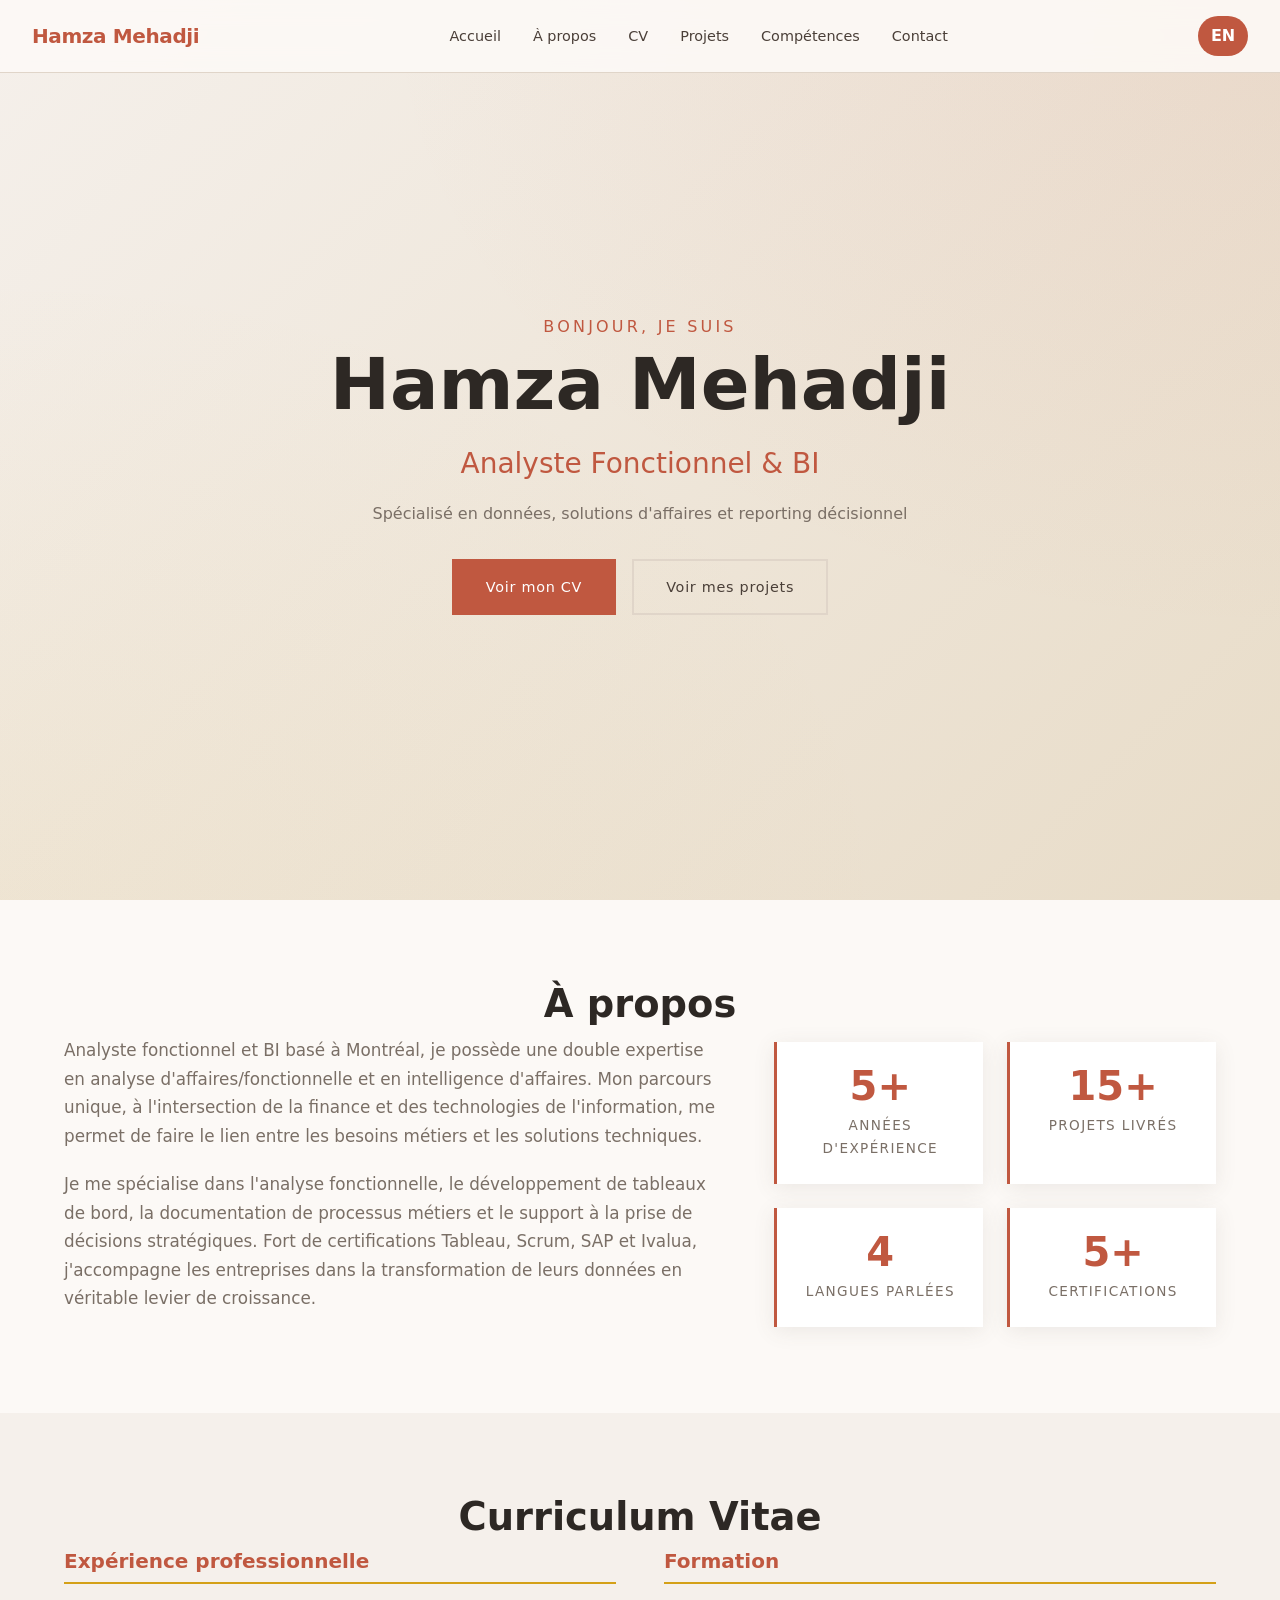
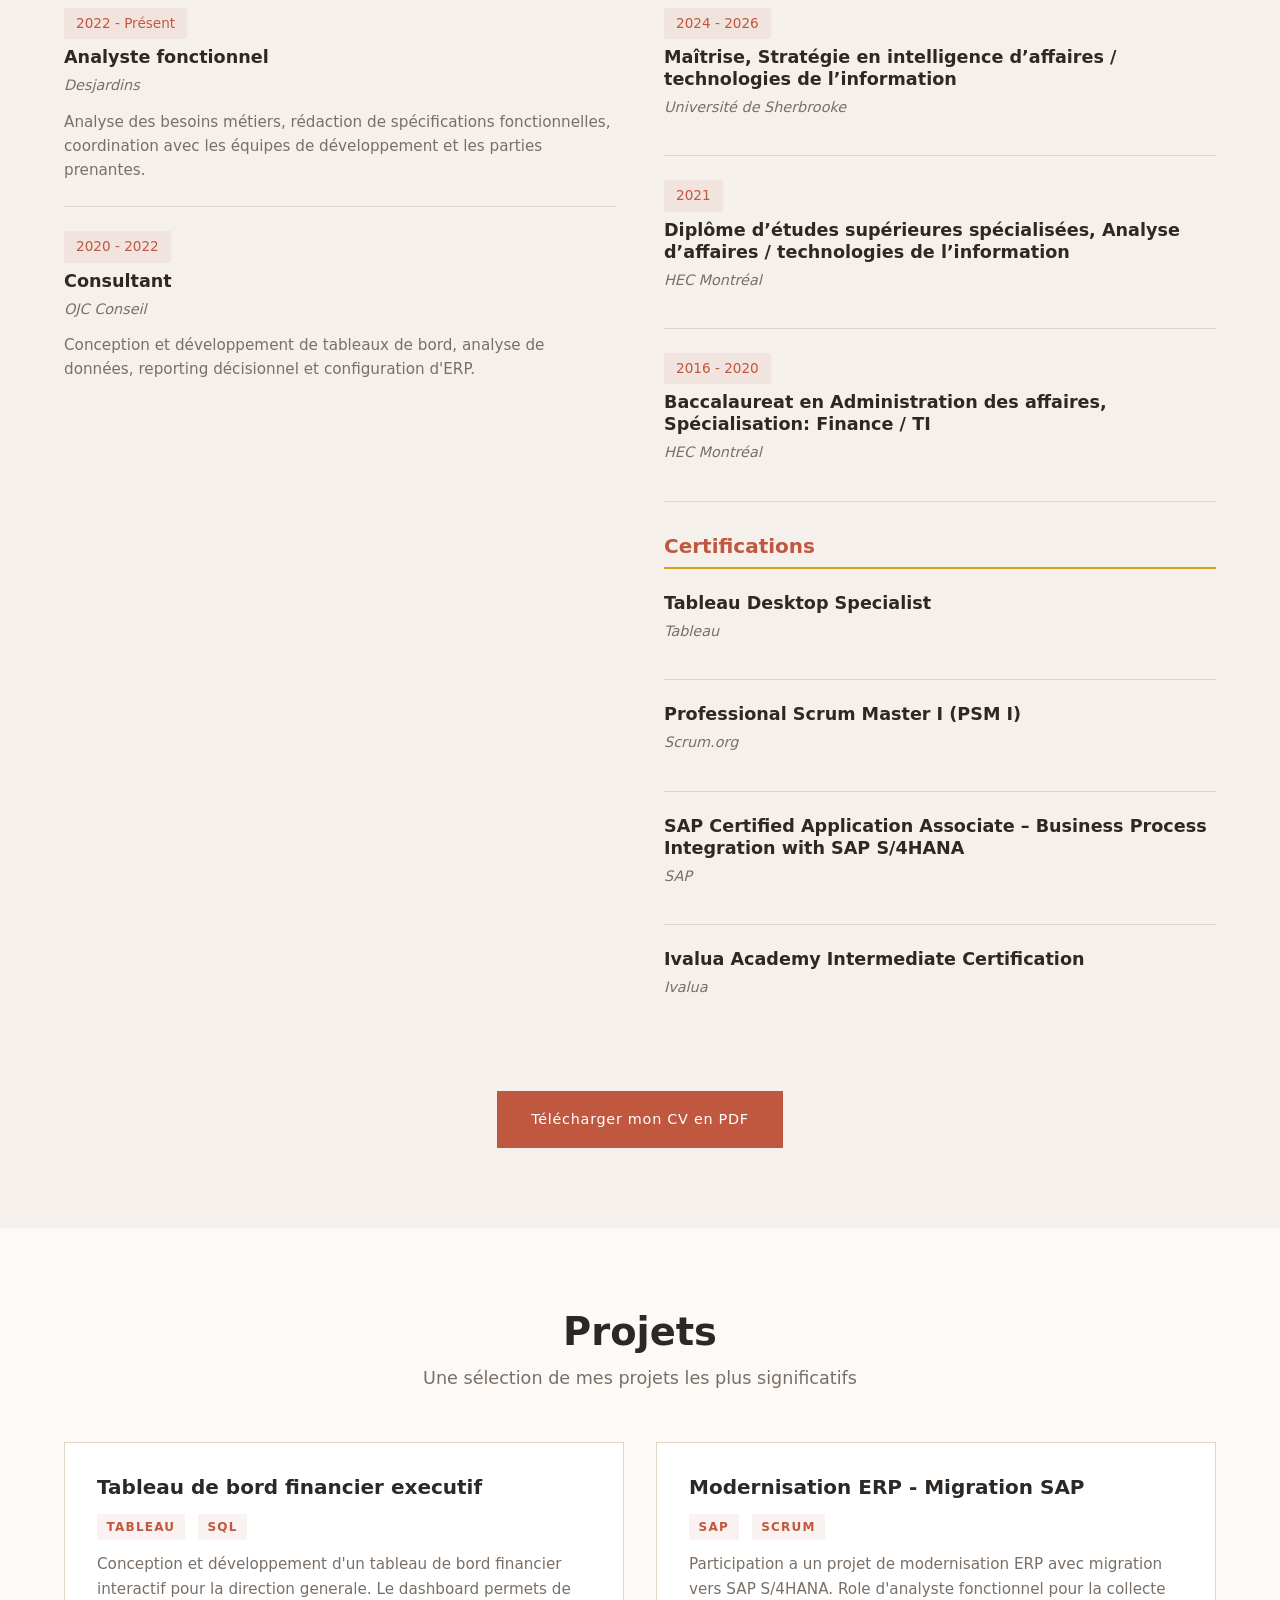
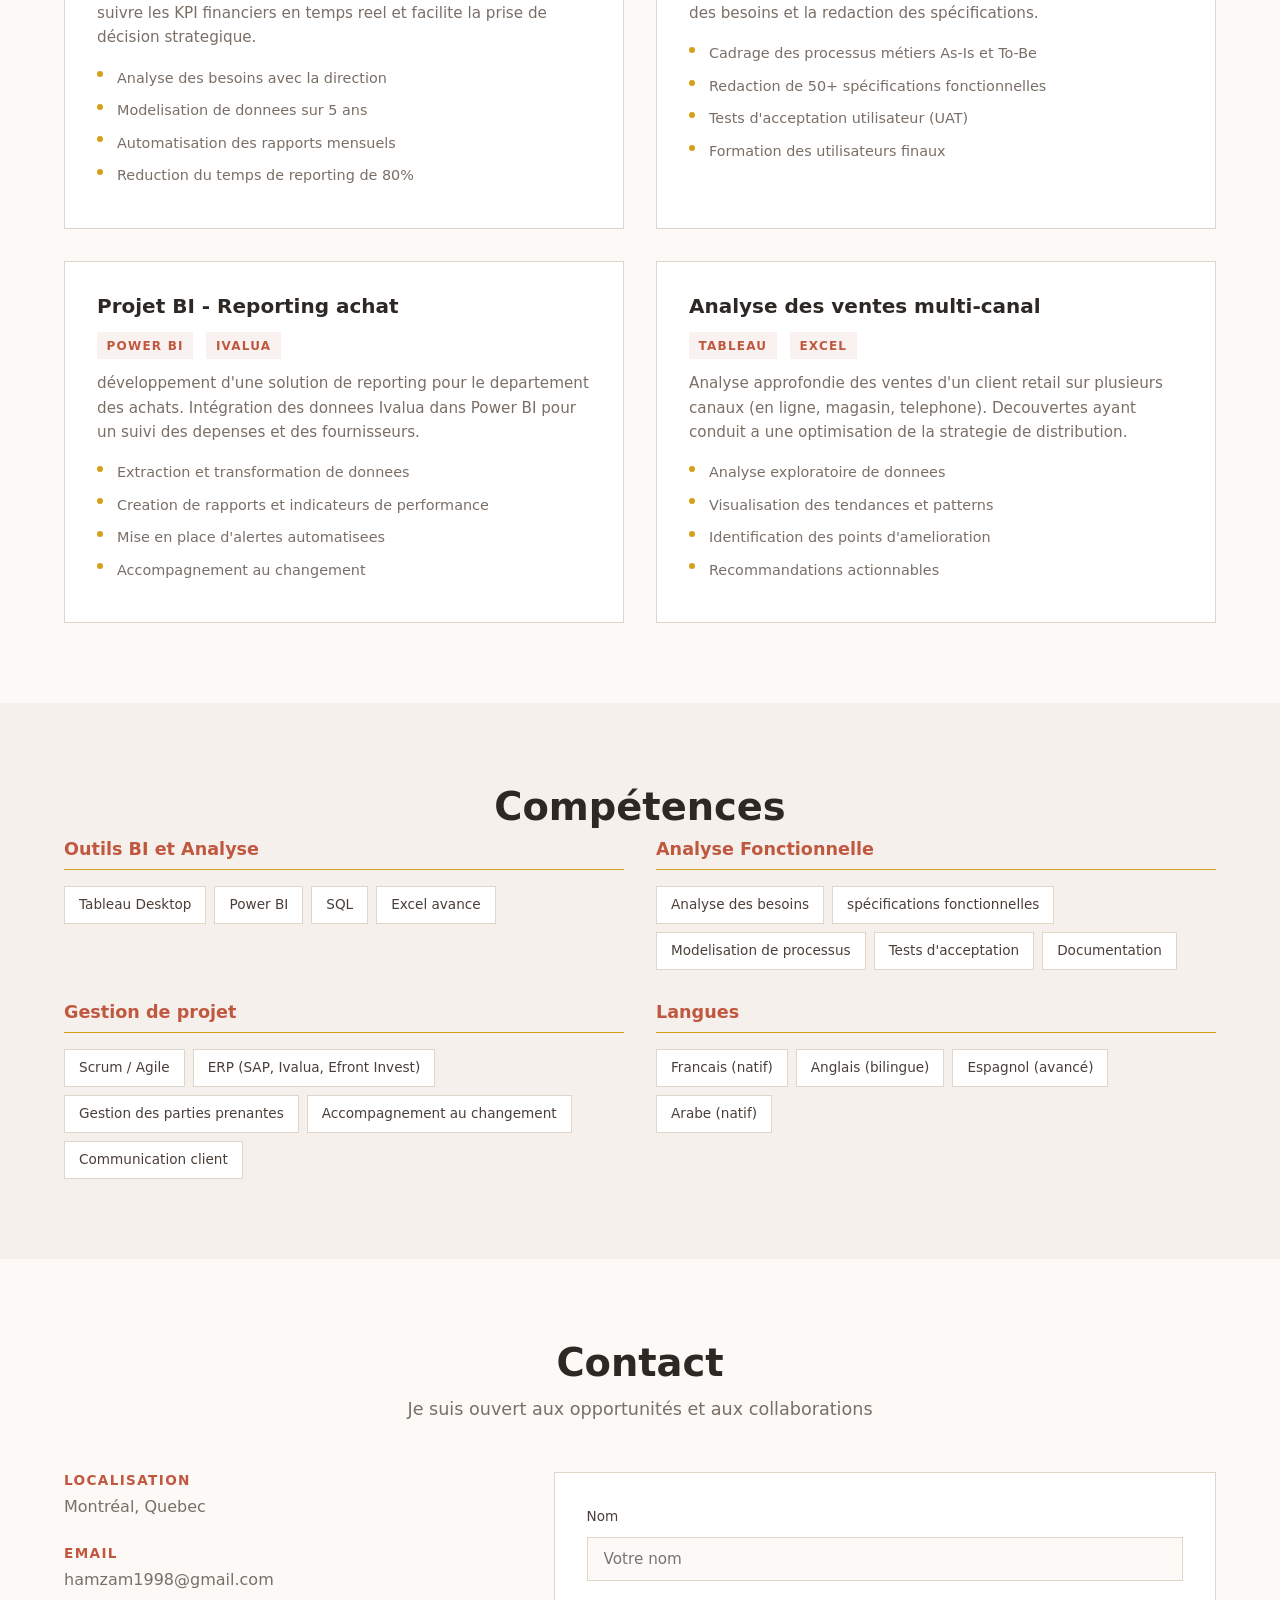
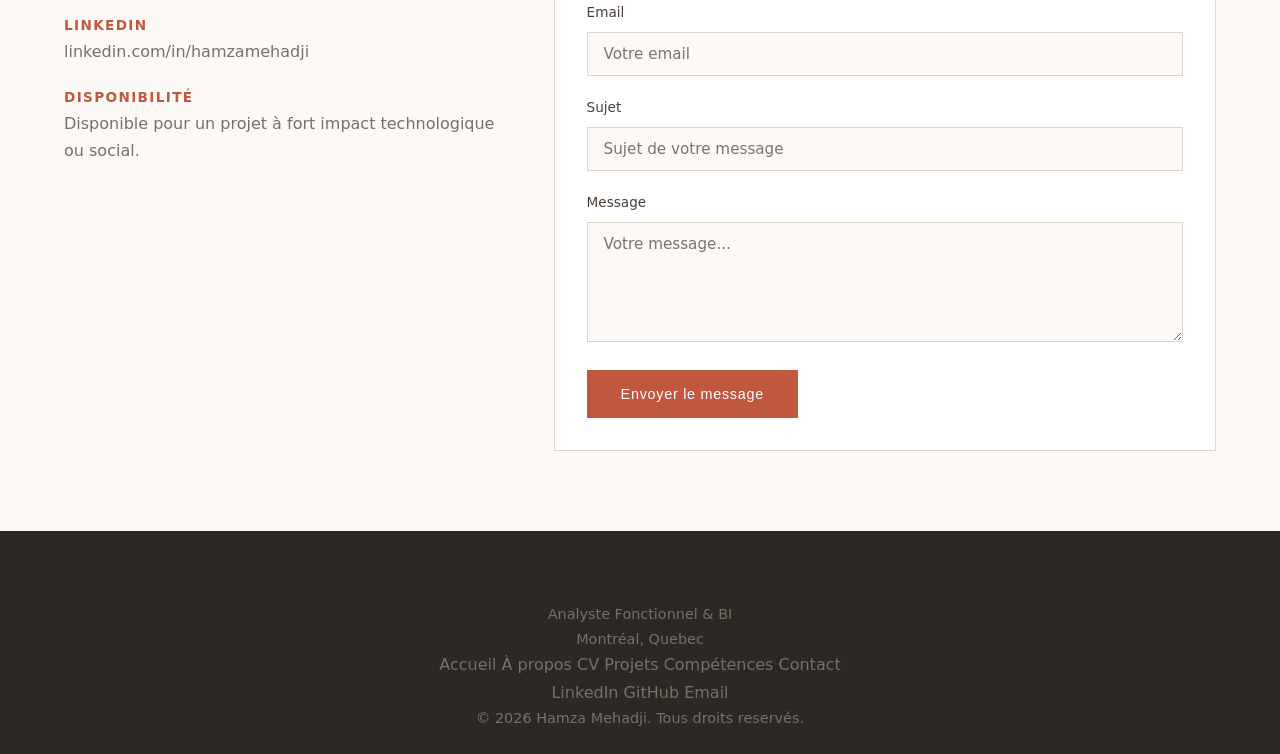
<file: index.html>
<!DOCTYPE html>
<html lang="fr">
<head>
    <meta charset="UTF-8">
    <meta name="viewport" content="width=device-width, initial-scale=1.0">
    <meta name="description" content="Portfolio de Hamza Mehadji - Analyste Fonctionnel et BI a Montréal">
    <title>Hamza Mehadji | Analyste Fonctionnel et BI</title>
    <link rel="stylesheet" href="styles.css">
</head>
<body>
    <!-- Navigation -->
    <nav class="navbar">
        <a href="#" class="logo">Hamza Mehadji</a>
        <ul class="nav-links">
            <li><a href="#accueil">Accueil</a></li>
            <li><a href="#apropos">À propos</a></li>
            <li><a href="#cv">CV</a></li>
            <li><a href="#projets">Projets</a></li>
            <li><a href="#compétences">Compétences</a></li>
            <li><a href="#contact">Contact</a></li>
        </ul>
                        <a href="index-en.html" class="lang-switch" aria-label="Switch to English"><span>EN</span></a>
        <button class="nav-toggle" aria-label="Menu">&#9776;</button>
    </nav>

    <!-- Accueil / Hero -->
    <header id="accueil" class="hero">
        <div class="hero-content">
            <h1 class="hero-greeting">Bonjour, je suis</h1>
            <h2 class="hero-name">Hamza Mehadji</h2>
            <p class="hero-title">Analyste Fonctionnel & BI</p>
            <p class="hero-subtitle">Spécialisé en données, solutions d'affaires et reporting décisionnel</p>
            <div class="hero-buttons">
                <a href="#cv" class="btn btn-primary">Voir mon CV</a>
                <a href="#projets" class="btn btn-secondary">Voir mes projets</a>
            </div>
        </div>
    </header>

    <!-- À propos -->
    <section id="apropos" class="section">
        <div class="container">
            <h2 class="section-title">À propos</h2>
            <div class="about-content">
                <div class="about-text">
                    <p>Analyste fonctionnel et BI basé à Montréal, je possède une double expertise en analyse d'affaires/fonctionnelle et en intelligence d'affaires. Mon parcours unique, à l'intersection de la finance et des technologies de l'information, me permet de faire le lien entre les besoins métiers et les solutions techniques.</p>
                    <p>Je me spécialise dans l'analyse fonctionnelle, le développement de tableaux de bord, la documentation de processus métiers et le support à la prise de décisions stratégiques. Fort de certifications Tableau, Scrum, SAP et Ivalua, j'accompagne les entreprises dans la transformation de leurs données en véritable levier de croissance.</p>
                </div>
                <div class="about-stats">
                    <div class="stat-card">
                        <span class="stat-number">5+</span>
                        <span class="stat-label">Années d'expérience</span>
                    </div>
                    <div class="stat-card">
                        <span class="stat-number">15+</span>
                        <span class="stat-label">Projets livrés</span>
                    </div>
                    <div class="stat-card">
                        <span class="stat-number">4</span>
                        <span class="stat-label">Langues parlées</span>
                    </div>
                    <div class="stat-card">
                        <span class="stat-number">5+</span>
                        <span class="stat-label">Certifications</span>
                    </div>
                </div>
            </div>
        </div>
    </section>

    <!-- CV -->
    <section id="cv" class="section section-alt">
        <div class="container">
            <h2 class="section-title">Curriculum Vitae</h2>
            <div class="cv-wrapper">
                <!-- Experience -->
                <div class="cv-column">
                    <h3 class="cv-heading">Expérience professionnelle</h3>
                    <div class="cv-item">
                        <span class="cv-date">2022 - Présent</span>
                        <h4 class="cv-role">Analyste fonctionnel</h4>
                        <span class="cv-company">Desjardins</span>
                        <p>Analyse des besoins métiers, rédaction de spécifications fonctionnelles, coordination avec les équipes de développement et les parties prenantes.</p>
                    </div>
                    <div class="cv-item">
                        <span class="cv-date">2020 - 2022</span>
                        <h4 class="cv-role">Consultant</h4>
                        <span class="cv-company">OJC Conseil</span>
                        <p>Conception et développement de tableaux de bord, analyse de données, reporting décisionnel et configuration d'ERP.</p>
                    </div>
                </div>
                <!-- Formation -->
                <div class="cv-column">
                    <h3 class="cv-heading">Formation</h3>
                    <div class="cv-item">
                        <span class="cv-date">2024 - 2026</span>
                        <h4 class="cv-role">Maîtrise, Stratégie en intelligence d’affaires / technologies de l’information</h4>
                        <span class="cv-company">Université de Sherbrooke</span>
                    </div>
                    <div class="cv-item">
                        <span class="cv-date">2021</span>
                        <h4 class="cv-role">Diplôme d’études supérieures spécialisées, Analyse d’affaires / technologies de l’information </h4>
                        <span class="cv-company">HEC Montréal</span>
                    </div>
                    <div class="cv-item">
                        <span class="cv-date">2016 - 2020</span>
                        <h4 class="cv-role">Baccalaureat en Administration des affaires, Spécialisation: Finance / TI</h4>
                        <span class="cv-company">HEC Montréal</span>
                    </div>
                    <h3 class="cv-heading" style="margin-top:2rem;">Certifications</h3>
                    <div class="cv-item">
                        <h4 class="cv-role">Tableau Desktop Specialist</h4>
                        <span class="cv-company">Tableau</span>
                    </div>
                    <div class="cv-item">
                        <h4 class="cv-role">Professional Scrum Master I (PSM I)</h4>
                        <span class="cv-company">Scrum.org</span>
                    </div>
                    <div class="cv-item">
                        <h4 class="cv-role">SAP Certified Application Associate – Business Process Integration with SAP S/4HANA</h4>
                        <span class="cv-company">SAP</span>
                    </div>
                    <div class="cv-item">
                        <h4 class="cv-role"> Ivalua Academy Intermediate Certification</h4>
                        <span class="cv-company">Ivalua</span>
                    </div>
                </div>
            </div>
            <div class="cv-download" style="text-align:center;margin-top:2rem;">
                <a href="#" class="btn btn-primary">Télécharger mon CV en PDF</a>
            </div>
        </div>
    </section>

    <!-- Projets -->
    <section id="projets" class="section">
        <div class="container">
            <h2 class="section-title">Projets</h2>
            <p class="section-subtitle">Une sélection de mes projets les plus significatifs</p>
            <div class="projects-grid">
                <!-- Projet 1 -->
                <article class="project-card">
                    <div class="project-content">
                        <h3 class="project-title">Tableau de bord financier executif</h3>
                        <span class="project-tag">Tableau</span>
                        <span class="project-tag">SQL</span>
                        <p>Conception et développement d'un tableau de bord financier interactif pour la direction generale. Le dashboard permets de suivre les KPI financiers en temps reel et facilite la prise de décision strategique.</p>
                        <ul class="project-highlights">
                            <li>Analyse des besoins avec la direction</li>
                            <li>Modelisation de donnees sur 5 ans</li>
                            <li>Automatisation des rapports mensuels</li>
                            <li>Reduction du temps de reporting de 80%</li>
                        </ul>
                    </div>
                </article>
                <!-- Projet 2 -->
                <article class="project-card">
                    <div class="project-content">
                        <h3 class="project-title">Modernisation ERP - Migration SAP</h3>
                        <span class="project-tag">SAP</span>
                        <span class="project-tag">Scrum</span>
                        <p>Participation a un projet de modernisation ERP avec migration vers SAP S/4HANA. Role d'analyste fonctionnel pour la collecte des besoins et la redaction des spécifications.</p>
                        <ul class="project-highlights">
                            <li>Cadrage des processus métiers As-Is et To-Be</li>
                            <li>Redaction de 50+ spécifications fonctionnelles</li>
                            <li>Tests d'acceptation utilisateur (UAT)</li>
                            <li>Formation des utilisateurs finaux</li>
                        </ul>
                    </div>
                </article>
                <!-- Projet 3 -->
                <article class="project-card">
                    <div class="project-content">
                        <h3 class="project-title">Projet BI - Reporting achat</h3>
                        <span class="project-tag">Power BI</span>
                        <span class="project-tag">Ivalua</span>
                        <p>développement d'une solution de reporting pour le departement des achats. Intégration des donnees Ivalua dans Power BI pour un suivi des depenses et des fournisseurs.</p>
                        <ul class="project-highlights">
                            <li>Extraction et transformation de donnees</li>
                            <li>Creation de rapports et indicateurs de performance</li>
                            <li>Mise en place d'alertes automatisees</li>
                            <li>Accompagnement au changement</li>
                        </ul>
                    </div>
                </article>
                <!-- Projet 4 -->
                <article class="project-card">
                    <div class="project-content">
                        <h3 class="project-title">Analyse des ventes multi-canal</h3>
                        <span class="project-tag">Tableau</span>
                        <span class="project-tag">Excel</span>
                        <p>Analyse approfondie des ventes d'un client retail sur plusieurs canaux (en ligne, magasin, telephone). Decouvertes ayant conduit a une optimisation de la strategie de distribution.</p>
                        <ul class="project-highlights">
                            <li>Analyse exploratoire de donnees</li>
                            <li>Visualisation des tendances et patterns</li>
                            <li>Identification des points d'amelioration</li>
                            <li>Recommandations actionnables</li>
                        </ul>
                    </div>
                </article>
            </div>
        </div>
    </section>

    <!-- compétences -->
    <section id="compétences" class="section section-alt">
        <div class="container">
            <h2 class="section-title">Compétences</h2>
            <div class="skills-grid">
                <!-- compétences techniques -->
                <div class="skills-category">
                    <h3 class="skills-category-title">Outils BI et Analyse</h3>
                    <div class="skills-list">
                        <span class="skill-tag">Tableau Desktop</span>
                        <span class="skill-tag">Power BI</span>
                        <span class="skill-tag">SQL</span>
                        <span class="skill-tag">Excel avance</span>
                    </div>
                </div>
                <!-- compétences fonctionnelles -->
                <div class="skills-category">
                    <h3 class="skills-category-title">Analyse Fonctionnelle</h3>
                    <div class="skills-list">
                        <span class="skill-tag">Analyse des besoins</span>
                        <span class="skill-tag">spécifications fonctionnelles</span>
                        <span class="skill-tag">Modelisation de processus</span>
                        <span class="skill-tag">Tests d'acceptation</span>
                        <span class="skill-tag">Documentation</span>
                    </div>
                </div>
                <!-- compétences gestion -->
                <div class="skills-category">
                    <h3 class="skills-category-title">Gestion de projet</h3>
                    <div class="skills-list">
                        <span class="skill-tag">Scrum / Agile</span>
                        <span class="skill-tag">ERP (SAP, Ivalua, Efront Invest)</span>
                        <span class="skill-tag">Gestion des parties prenantes</span>
                        <span class="skill-tag">Accompagnement au changement</span>
                        <span class="skill-tag">Communication client</span>
                    </div>
                </div>
                <!-- Langues -->
                <div class="skills-category">
                    <h3 class="skills-category-title">Langues</h3>
                    <div class="skills-list">
                        <span class="skill-tag">Francais (natif)</span>
                        <span class="skill-tag">Anglais (bilingue)</span>
                        <span class="skill-tag">Espagnol (avancé)</span>
                        <span class="skill-tag">Arabe (natif)</span>
                    </div>
                </div>
            </div>
        </div>
    </section>

    <!-- Contact -->
    <section id="contact" class="section">
        <div class="container">
            <h2 class="section-title">Contact</h2>
            <p class="section-subtitle">Je suis ouvert aux opportunités et aux collaborations</p>
            <div class="contact-wrapper">
                <div class="contact-info">
                    <div class="contact-item">
                        <h4>Localisation</h4>
                        <p>Montréal, Quebec</p>
                    </div>
                    <div class="contact-item">
                        <h4>Email</h4>
                        <a href="mailto:contact@hamzamehadji.com">hamzam1998@gmail.com</a>
                    </div>
                    <div class="contact-item">
                        <h4>LinkedIn</h4>
                        <a href="https://linkedin.com/in/hamzamehadji" target="_blank" rel="noopener">linkedin.com/in/hamzamehadji</a>
                    </div>
                    <div class="contact-item">
                        <h4>Disponibilité</h4>
                        <p>Disponible pour un projet à fort impact technologique ou social.</p>
                    </div>
                </div>
                <form class="contact-form" action="https://formspree.io/f/xbjqlewv" method="POST">
                    <div class="form-group">
                        <label for="name">Nom</label>
                        <input type="text" id="name" name="name" placeholder="Votre nom" required>
                    </div>
                    <div class="form-group">
                        <label for="email">Email</label>
                        <input type="email" id="email" name="email" placeholder="Votre email" required>
                    </div>
                    <div class="form-group">
                        <label for="subject">Sujet</label>
                        <input type="text" id="subject" name="subject" placeholder="Sujet de votre message" required>
                    </div>
                    <div class="form-group">
                        <label for="message">Message</label>
                        <textarea id="message" name="message" rows="5" placeholder="Votre message..." required></textarea>
                    </div>
                    <button type="submit" class="btn btn-primary">Envoyer le message</button>
                </form>
            </div>
        </div>
    </section>

    <!-- Footer -->
    <footer class="footer">
        <div class="container footer-content">
            <div class="footer-brand">
                <h3>Hamza Mehadji</h3>
                <p>Analyste Fonctionnel & BI</p>
                <p>Montréal, Quebec</p>
            </div>
            <div class="footer-links">
                <a href="#accueil">Accueil</a>
                <a href="#apropos">À propos</a>
                <a href="#cv">CV</a>
                <a href="#projets">Projets</a>
                <a href="#compétences">Compétences</a>
                <a href="#contact">Contact</a>
            </div>
            <div class="footer-social">
                <a href="https://linkedin.com/in/hamzamehadji" target="_blank" rel="noopener">LinkedIn</a>
                <a href="https://github.com/hamzamehadji" target="_blank" rel="noopener">GitHub</a>
                <a href="mailto:contact@hamzamehadji.com">Email</a>
            </div>
        </div>
        <div class="footer-bottom">
            <p>&copy; 2026 Hamza Mehadji. Tous droits reservés.</p>
        </div>
    </footer>

    <script>
        // Navigation toggle mobile
        document.querySelector('.nav-toggle').addEventListener('click', function() {
            document.querySelector('.nav-links').classList.toggle('active');
        });
        // Smooth scroll
        document.querySelectorAll('a[href^="#"]').forEach(function(anchor) {
            anchor.addEventListener('click', function(e) {
                e.preventDefault();
                const target = document.querySelector(this.getAttribute('href'));
                if (target) {
                    target.scrollIntoView({ behavior: 'smooth' });
                    document.querySelector('.nav-links').classList.remove('active');
                }
            });
        });
        // Scroll reveal animation
        const revealElements = document.querySelectorAll('.section, .project-card, .skill-tag, .stat-card');
        const revealOnScroll = function() {
            revealElements.forEach(function(el) {
                const rect = el.getBoundingClientRect();
                if (rect.top < window.innerHeight * 0.85) {
                    el.classList.add('reveal-visible');
                }
            });
        };
        window.addEventListener('scroll', revealOnScroll);
        window.addEventListener('DOMContentLoaded', revealOnScroll);
    </script>
</body>
</html>
</file>
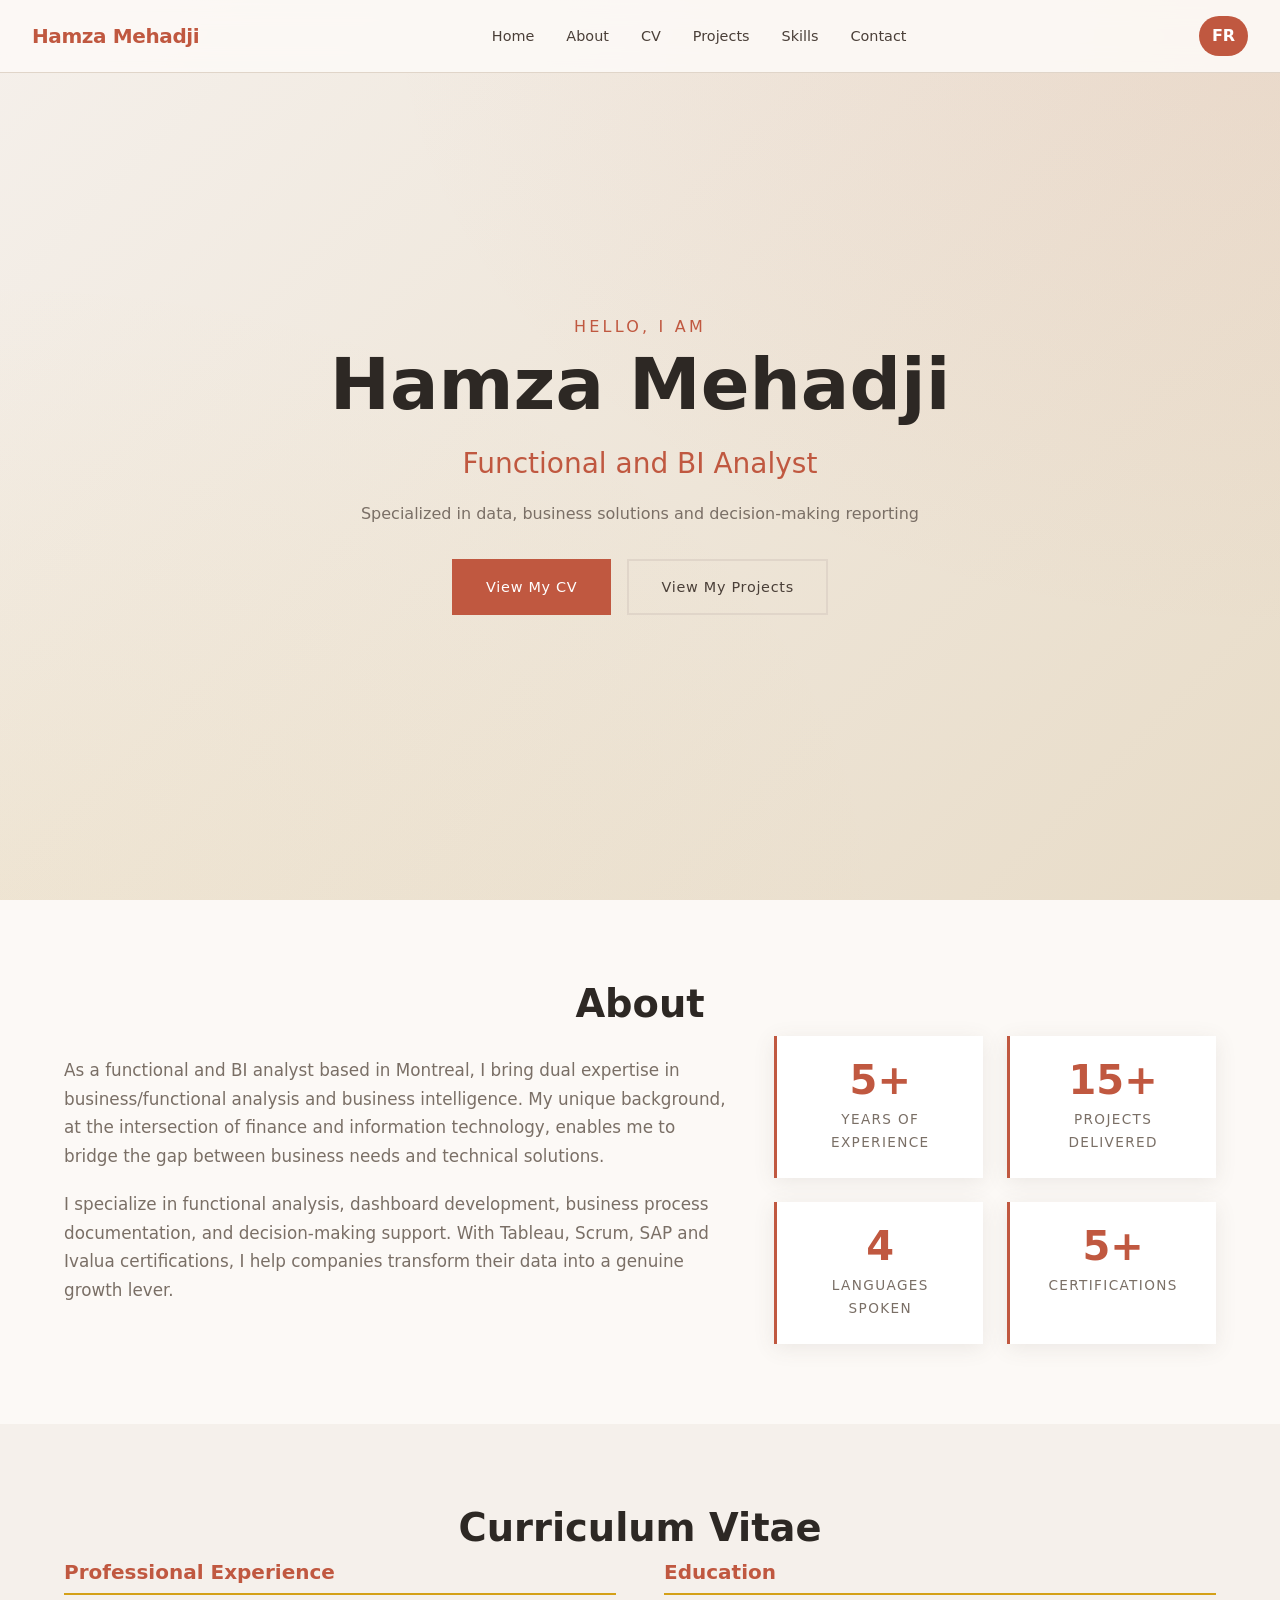
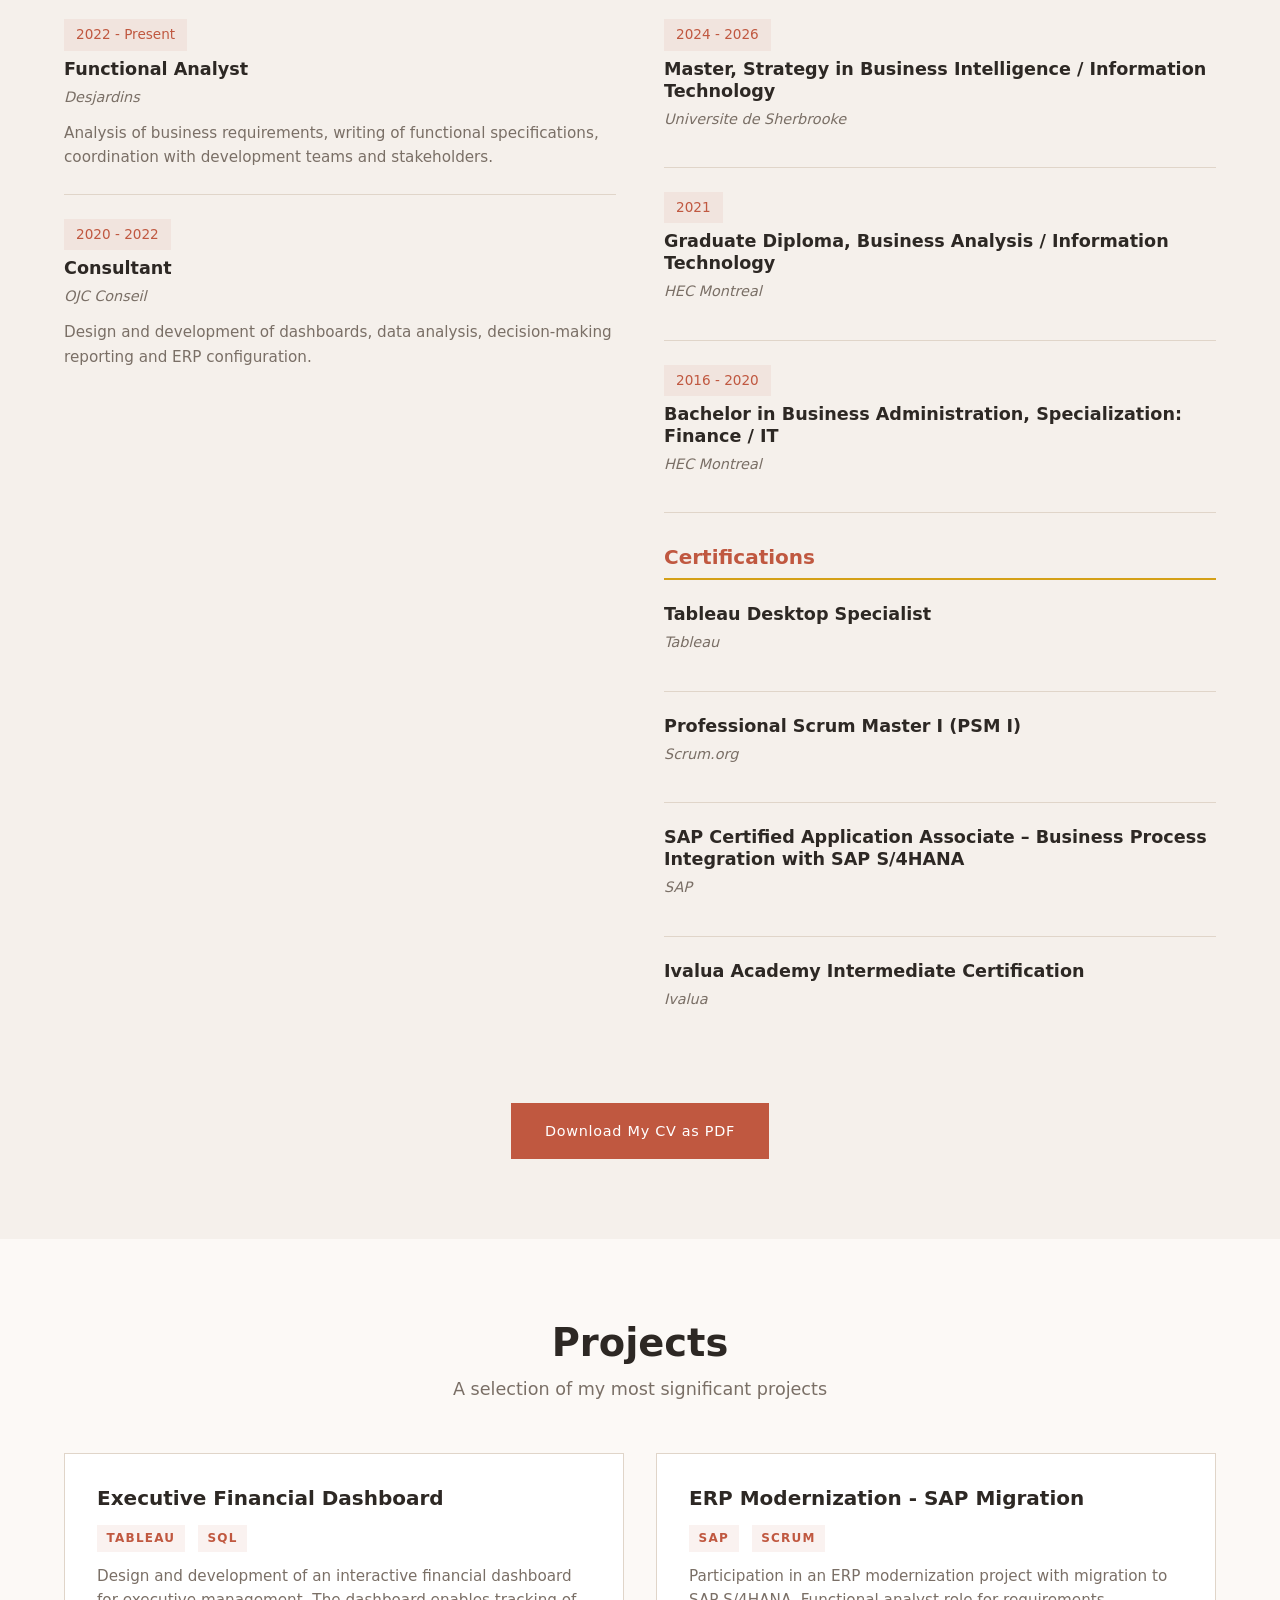
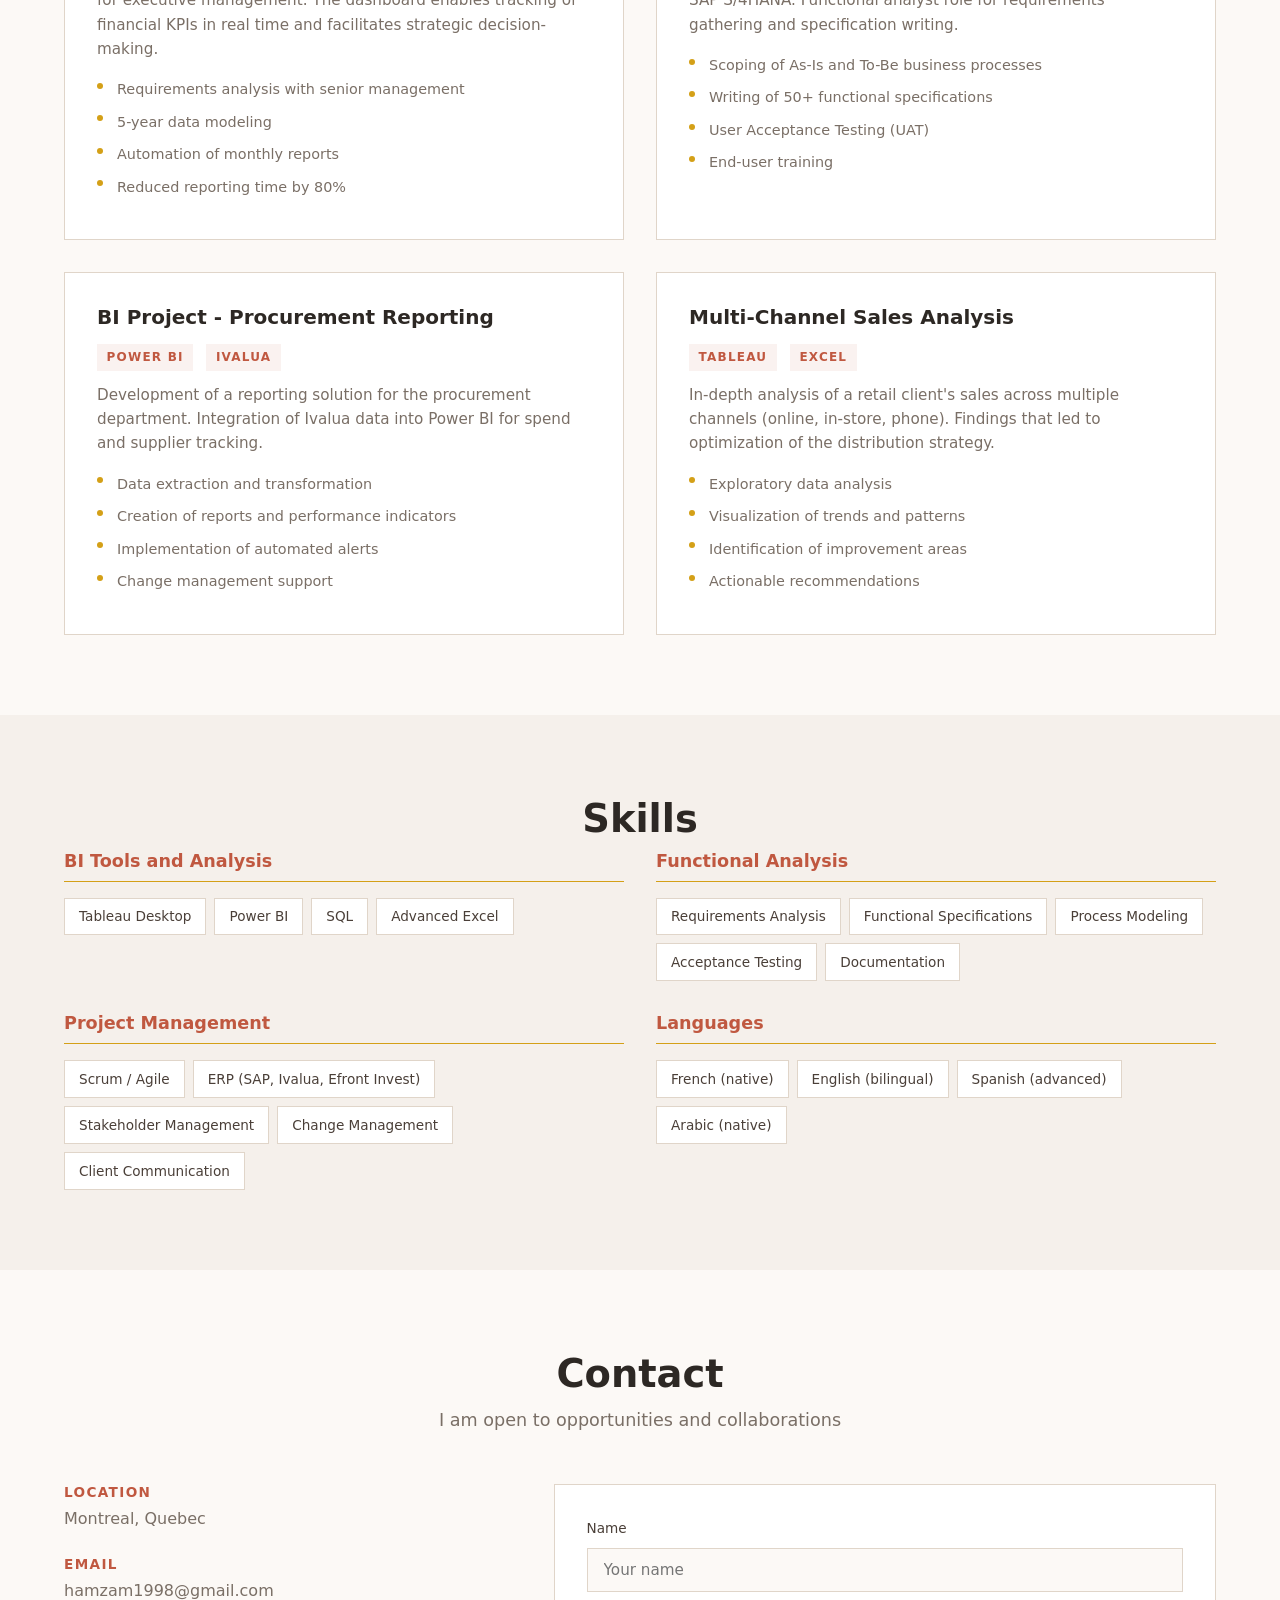
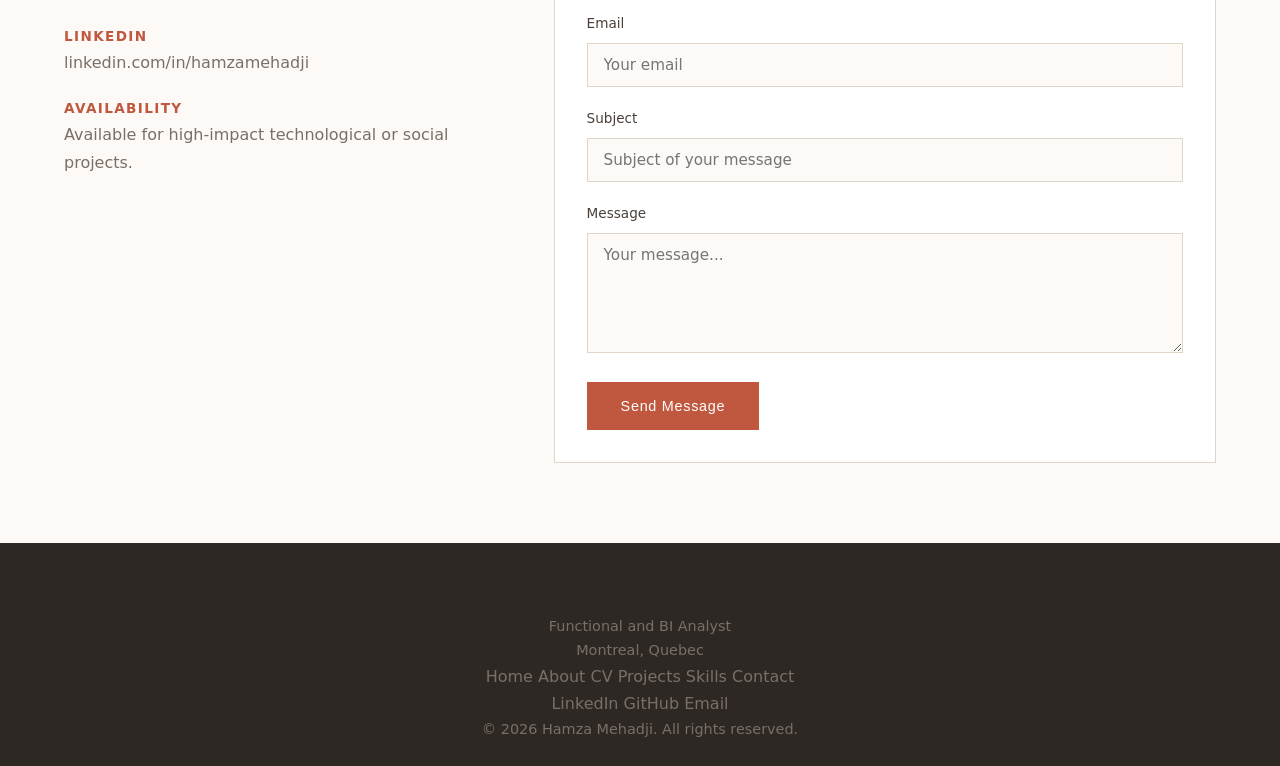
<file: index-en.html>
<!DOCTYPE html>
<html lang="en">
<head>
    <meta charset="UTF-8">
    <meta name="viewport" content="width=device-width, initial-scale=1.0">
    <meta name="description" content="Portfolio of Hamza Mehadji - Functional and BI Analyst in Montreal">
    <title>Hamza Mehadji | Functional and BI Analyst</title>
    <link rel="stylesheet" href="styles.css">
</head>
<body>
    <!-- Navigation -->
    <nav class="navbar">
        <a href="#" class="logo">Hamza Mehadji</a>
        <ul class="nav-links">
            <li><a href="#accueil">Home</a></li>
            <li><a href="#apropos">About</a></li>
            <li><a href="#cv">CV</a></li>
            <li><a href="#projets">Projects</a></li>
            <li><a href="#competences">Skills</a></li>
            <li><a href="#contact">Contact</a></li>
        </ul>
                        <a href="index.html" class="lang-switch" aria-label="Switch to French"><span>FR</span></a>
        <button class="nav-toggle" aria-label="Menu">&#9776;</button>
    </nav>

    <!-- Accueil / Hero -->
    <header id="accueil" class="hero">
        <div class="hero-content">
            <h1 class="hero-greeting">Hello, I am</h1>
            <h2 class="hero-name">Hamza Mehadji</h2>
            <p class="hero-title">Functional and BI Analyst</p>
            <p class="hero-subtitle">Specialized in data, business solutions and decision-making reporting</p>
            <div class="hero-buttons">
                <a href="#cv" class="btn btn-primary">View My CV</a>
                <a href="#projets" class="btn btn-secondary">View My Projects</a>
            </div>
        </div>
    </header>

    <!-- A propos -->
    <section id="apropos" class="section">
        <div class="container">
            <h2 class="section-title">About</h2>
            <div class="about-content">
                <div class="about-text">
                    <p>As a functional and BI analyst based in Montreal, I bring dual expertise in business/functional analysis and business intelligence. My unique background, at the intersection of finance and information technology, enables me to bridge the gap between business needs and technical solutions.</p>
                    <p>I specialize in functional analysis, dashboard development, business process documentation, and decision-making support. With Tableau, Scrum, SAP and Ivalua certifications, I help companies transform their data into a genuine growth lever.</p>
                </div>
                <div class="about-stats">
                    <div class="stat-card">
                        <span class="stat-number">5+</span>
                        <span class="stat-label">Years of Experience</span>
                    </div>
                    <div class="stat-card">
                        <span class="stat-number">15+</span>
                        <span class="stat-label">Projects Delivered</span>
                    </div>
                    <div class="stat-card">
                        <span class="stat-number">4</span>
                        <span class="stat-label">Languages Spoken</span>
                    </div>
                    <div class="stat-card">
                        <span class="stat-number">5+</span>
                        <span class="stat-label">Certifications</span>
                    </div>
                </div>
            </div>
        </div>
    </section>

    <!-- CV -->
    <section id="cv" class="section section-alt">
        <div class="container">
            <h2 class="section-title">Curriculum Vitae</h2>
            <div class="cv-wrapper">
                <!-- Experience -->
                <div class="cv-column">
                    <h3 class="cv-heading">Professional Experience</h3>
                    <div class="cv-item">
                        <span class="cv-date">2022 - Present</span>
                        <h4 class="cv-role">Functional Analyst</h4>
                        <span class="cv-company">Desjardins</span>
                        <p>Analysis of business requirements, writing of functional specifications, coordination with development teams and stakeholders.</p>
                    </div>
                    <div class="cv-item">
                        <span class="cv-date">2020 - 2022</span>
                        <h4 class="cv-role">Consultant</h4>
                        <span class="cv-company">OJC Conseil</span>
                        <p>Design and development of dashboards, data analysis, decision-making reporting and ERP configuration.</p>
                    </div>
                </div>
                <!-- Formation -->
                <div class="cv-column">
                    <h3 class="cv-heading">Education</h3>
                    <div class="cv-item">
                        <span class="cv-date">2024 - 2026</span>
                        <h4 class="cv-role">Master, Strategy in Business Intelligence / Information Technology</h4>
                        <span class="cv-company">Universite de Sherbrooke</span>
                    </div>
                    <div class="cv-item">
                        <span class="cv-date">2021</span>
                        <h4 class="cv-role">Graduate Diploma, Business Analysis / Information Technology</h4>
                        <span class="cv-company">HEC Montreal</span>
                    </div>
                    <div class="cv-item">
                        <span class="cv-date">2016 - 2020</span>
                        <h4 class="cv-role">Bachelor in Business Administration, Specialization: Finance / IT</h4>
                        <span class="cv-company">HEC Montreal</span>
                    </div>
                    <h3 class="cv-heading" style="margin-top:2rem;">Certifications</h3>
                    <div class="cv-item">
                        <h4 class="cv-role">Tableau Desktop Specialist</h4>
                        <span class="cv-company">Tableau</span>
                    </div>
                    <div class="cv-item">
                        <h4 class="cv-role">Professional Scrum Master I (PSM I)</h4>
                        <span class="cv-company">Scrum.org</span>
                    </div>
                    <div class="cv-item">
                        <h4 class="cv-role">SAP Certified Application Associate – Business Process Integration with SAP S/4HANA</h4>
                        <span class="cv-company">SAP</span>
                    </div>
                    <div class="cv-item">
                        <h4 class="cv-role">Ivalua Academy Intermediate Certification</h4>
                        <span class="cv-company">Ivalua</span>
                    </div>
                </div>
            </div>
            <div class="cv-download" style="text-align:center;margin-top:2rem;">
                <a href="#" class="btn btn-primary">Download My CV as PDF</a>
            </div>
        </div>
    </section>

    <!-- Projets -->
    <section id="projets" class="section">
        <div class="container">
            <h2 class="section-title">Projects</h2>
            <p class="section-subtitle">A selection of my most significant projects</p>
            <div class="projects-grid">
                <!-- Projet 1 -->
                <article class="project-card">
                    <div class="project-content">
                        <h3 class="project-title">Executive Financial Dashboard</h3>
                        <span class="project-tag">Tableau</span>
                        <span class="project-tag">SQL</span>
                        <p>Design and development of an interactive financial dashboard for executive management. The dashboard enables tracking of financial KPIs in real time and facilitates strategic decision-making.</p>
                        <ul class="project-highlights">
                            <li>Requirements analysis with senior management</li>
                            <li>5-year data modeling</li>
                            <li>Automation of monthly reports</li>
                            <li>Reduced reporting time by 80%</li>
                        </ul>
                    </div>
                </article>
                <!-- Projet 2 -->
                <article class="project-card">
                    <div class="project-content">
                        <h3 class="project-title">ERP Modernization - SAP Migration</h3>
                        <span class="project-tag">SAP</span>
                        <span class="project-tag">Scrum</span>
                        <p>Participation in an ERP modernization project with migration to SAP S/4HANA. Functional analyst role for requirements gathering and specification writing.</p>
                        <ul class="project-highlights">
                            <li>Scoping of As-Is and To-Be business processes</li>
                            <li>Writing of 50+ functional specifications</li>
                            <li>User Acceptance Testing (UAT)</li>
                            <li>End-user training</li>
                        </ul>
                    </div>
                </article>
                <!-- Projet 3 -->
                <article class="project-card">
                    <div class="project-content">
                        <h3 class="project-title">BI Project - Procurement Reporting</h3>
                        <span class="project-tag">Power BI</span>
                        <span class="project-tag">Ivalua</span>
                        <p>Development of a reporting solution for the procurement department. Integration of Ivalua data into Power BI for spend and supplier tracking.</p>
                        <ul class="project-highlights">
                            <li>Data extraction and transformation</li>
                            <li>Creation of reports and performance indicators</li>
                            <li>Implementation of automated alerts</li>
                            <li>Change management support</li>
                        </ul>
                    </div>
                </article>
                <!-- Projet 4 -->
                <article class="project-card">
                    <div class="project-content">
                        <h3 class="project-title">Multi-Channel Sales Analysis</h3>
                        <span class="project-tag">Tableau</span>
                        <span class="project-tag">Excel</span>
                        <p>In-depth analysis of a retail client's sales across multiple channels (online, in-store, phone). Findings that led to optimization of the distribution strategy.</p>
                        <ul class="project-highlights">
                            <li>Exploratory data analysis</li>
                            <li>Visualization of trends and patterns</li>
                            <li>Identification of improvement areas</li>
                            <li>Actionable recommendations</li>
                        </ul>
                    </div>
                </article>
            </div>
        </div>
    </section>

    <!-- Competences -->
    <section id="competences" class="section section-alt">
        <div class="container">
            <h2 class="section-title">Skills</h2>
            <div class="skills-grid">
                <!-- Competences techniques -->
                <div class="skills-category">
                    <h3 class="skills-category-title">BI Tools and Analysis</h3>
                    <div class="skills-list">
                        <span class="skill-tag">Tableau Desktop</span>
                        <span class="skill-tag">Power BI</span>
                        <span class="skill-tag">SQL</span>
                        <span class="skill-tag">Advanced Excel</span>
                    </div>
                </div>
                <!-- Competences fonctionnelles -->
                <div class="skills-category">
                    <h3 class="skills-category-title">Functional Analysis</h3>
                    <div class="skills-list">
                        <span class="skill-tag">Requirements Analysis</span>
                        <span class="skill-tag">Functional Specifications</span>
                        <span class="skill-tag">Process Modeling</span>
                        <span class="skill-tag">Acceptance Testing</span>
                        <span class="skill-tag">Documentation</span>
                    </div>
                </div>
                <!-- Competences gestion -->
                <div class="skills-category">
                    <h3 class="skills-category-title">Project Management</h3>
                    <div class="skills-list">
                        <span class="skill-tag">Scrum / Agile</span>
                        <span class="skill-tag">ERP (SAP, Ivalua, Efront Invest)</span>
                        <span class="skill-tag">Stakeholder Management</span>
                        <span class="skill-tag">Change Management</span>
                        <span class="skill-tag">Client Communication</span>
                    </div>
                </div>
                <!-- Langues -->
                <div class="skills-category">
                    <h3 class="skills-category-title">Languages</h3>
                    <div class="skills-list">
                        <span class="skill-tag">French (native)</span>
                        <span class="skill-tag">English (bilingual)</span>
                        <span class="skill-tag">Spanish (advanced)</span>
                        <span class="skill-tag">Arabic (native)</span>
                    </div>
                </div>
            </div>
        </div>
    </section>

    <!-- Contact -->
    <section id="contact" class="section">
        <div class="container">
            <h2 class="section-title">Contact</h2>
            <p class="section-subtitle">I am open to opportunities and collaborations</p>
            <div class="contact-wrapper">
                <div class="contact-info">
                    <div class="contact-item">
                        <h4>Location</h4>
                        <p>Montreal, Quebec</p>
                    </div>
                    <div class="contact-item">
                        <h4>Email</h4>
                        <a href="mailto:contact@hamzamehadji.com">hamzam1998@gmail.com</a>
                    </div>
                    <div class="contact-item">
                        <h4>LinkedIn</h4>
                        <a href="https://linkedin.com/in/hamzamehadji" target="_blank" rel="noopener">linkedin.com/in/hamzamehadji</a>
                    </div>
                    <div class="contact-item">
                        <h4>Availability</h4>
                        <p>Available for high-impact technological or social projects.</p>
                    </div>
                </div>
                <form class="contact-form" action="https://formspree.io/f/xbjqlewv" method="POST">
                    <div class="form-group">
                        <label for="name">Name</label>
                        <input type="text" id="name" name="name" placeholder="Your name" required>
                    </div>
                    <div class="form-group">
                        <label for="email">Email</label>
                        <input type="email" id="email" name="email" placeholder="Your email" required>
                    </div>
                    <div class="form-group">
                        <label for="subject">Subject</label>
                        <input type="text" id="subject" name="subject" placeholder="Subject of your message" required>
                    </div>
                    <div class="form-group">
                        <label for="message">Message</label>
                        <textarea id="message" name="message" rows="5" placeholder="Your message..." required></textarea>
                    </div>
                    <button type="submit" class="btn btn-primary">Send Message</button>
                </form>
            </div>
        </div>
    </section>

    <!-- Footer -->
    <footer class="footer">
        <div class="container footer-content">
            <div class="footer-brand">
                <h3>Hamza Mehadji</h3>
                <p>Functional and BI Analyst</p>
                <p>Montreal, Quebec</p>
            </div>
            <div class="footer-links">
                <a href="#accueil">Home</a>
                <a href="#apropos">About</a>
                <a href="#cv">CV</a>
                <a href="#projets">Projects</a>
                <a href="#competences">Skills</a>
                <a href="#contact">Contact</a>
            </div>
            <div class="footer-social">
                <a href="https://linkedin.com/in/hamzamehadji" target="_blank" rel="noopener">LinkedIn</a>
                <a href="https://github.com/hamzamehadji" target="_blank" rel="noopener">GitHub</a>
                <a href="mailto:contact@hamzamehadji.com">Email</a>
            </div>
        </div>
        <div class="footer-bottom">
            <p>&copy; 2026 Hamza Mehadji. All rights reserved.</p>
        </div>
    </footer>

    <script>
        // Navigation toggle mobile
        document.querySelector('.nav-toggle').addEventListener('click', function() {
            document.querySelector('.nav-links').classList.toggle('active');
        });
        // Smooth scroll
        document.querySelectorAll('a[href^="#"]').forEach(function(anchor) {
            anchor.addEventListener('click', function(e) {
                e.preventDefault();
                const target = document.querySelector(this.getAttribute('href'));
                if (target) {
                    target.scrollIntoView({ behavior: 'smooth' });
                    document.querySelector('.nav-links').classList.remove('active');
                }
            });
        });
        // Scroll reveal animation
        const revealElements = document.querySelectorAll('.section, .project-card, .skill-tag, .stat-card');
        const revealOnScroll = function() {
            revealElements.forEach(function(el) {
                const rect = el.getBoundingClientRect();
                if (rect.top < window.innerHeight * 0.85) {
                    el.classList.add('reveal-visible');
                }
            });
        };
        window.addEventListener('scroll', revealOnScroll);
        window.addEventListener('DOMContentLoaded', revealOnScroll);
    </script>
</body>
</html>
</file>
<file: styles.css>
/* ===================================
   Styles personnalisés - Portfolio Hamza Mehadi
   Palette naturelle: terracotta, ocre, beige
   =================================== */

/* --- Variables CSS --- */
:root {
    --color-bg: #fcf9f6;
    --color-bg-alt: #f5f0eb;
    --color-bg-dark: #2d2824;
    --color-text: #4a3f38;
    --color-text-light: #7a6f66;
    --color-text-muted: #a89f97;
    --color-accent: #c05840;
    --color-accent-hover: #a04830;
    --color-terracotta: #c05840;
    --color-ocre: #d4a017;
    --color-sand: #e8dcc8;
    --color-sage: #8f9e8a;
    --color-stone: #5d4e46;
    --color-border: #e0d5c9;
    --color-shadow: rgba(93, 78, 70, 0.1);
    --font-main: 'Inter', system-ui, -apple-system, sans-serif;
    --font-heading: 'Inter', system-ui, sans-serif;
    --max-width: 1200px;
    --transition: all 0.3s ease;
}

/* --- Reset et base --- */
*,
*::before,
*::after {
    margin: 0;
    padding: 0;
    box-sizing: border-box;
}

html {
    scroll-behavior: smooth;
}

body {
    font-family: var(--font-main);
    font-size: 16px;
    line-height: 1.7;
    color: var(--color-text);
    background-color: var(--color-bg);
    overflow-x: hidden;
}

h1, h2, h3, h4, h5, h6 {
    font-family: var(--font-heading);
    font-weight: 600;
    line-height: 1.25;
    color: var(--color-bg-dark);
}

a {
    text-decoration: none;
    color: inherit;
    transition: var(--transition);
}

img {
    max-width: 100%;
    height: auto;
}

ul {
    list-style: none;
}

.container {
    max-width: var(--max-width);
    margin: 0 auto;
    padding: 0 1.5rem;
}

/* --- Navigation --- */
.navbar {
    position: fixed;
    top: 0;
    left: 0;
    right: 0;
    display: flex;
    justify-content: space-between;
    align-items: center;
    padding: 1rem 2rem;
    background: rgba(252, 249, 246, 0.92);
    backdrop-filter: blur(12px);
    border-bottom: 1px solid var(--color-border);
    z-index: 1000;
}

.navbar .logo {
    font-size: 1.25rem;
    font-weight: 700;
    color: var(--color-accent);
    letter-spacing: -0.02em;
}

.nav-links {
    display: flex;
    gap: 2rem;
}

.nav-links a {
    font-size: 0.9rem;
    font-weight: 500;
    color: var(--color-text);
    position: relative;
    padding: 0.25rem 0;
}

.nav-links a::after {
    content: '';
    position: absolute;
    bottom: 0;
    left: 0;
    width: 0;
    height: 2px;
    background: var(--color-terracotta);
    transition: width 0.3s ease;
}

.nav-links a:hover,
.nav-links a:hover::after {
    color: var(--color-accent);
    width: 100%;
}

.nav-toggle {
    display: none;
    background: none;
    border: none;
    font-size: 1.5rem;
    color: var(--color-text);
    cursor: pointer;
}

/* --- Hero --- */
.hero {
    min-height: 100vh;
    display: flex;
    align-items: center;
    justify-content: center;
    padding: 6rem 1.5rem 4rem;
    background: linear-gradient(135deg, var(--color-bg-alt) 0%, var(--color-sand) 100%);
    position: relative;
}

.hero::before {
    content: '';
    position: absolute;
    top: 0;
    left: 0;
    right: 0;
    bottom: 0;
    background-image: radial-gradient(ellipse at top right, rgba(192, 88, 64, 0.08) 0%, transparent 50%),
                      radial-gradient(ellipse at bottom left, rgba(212, 160, 23, 0.05) 0%, transparent 50%);
    pointer-events: none;
}

.hero-content {
    text-align: center;
    max-width: 800px;
    position: relative;
    z-index: 1;
}

.hero-greeting {
    font-size: 1rem;
    font-weight: 400;
    color: var(--color-accent);
    text-transform: uppercase;
    letter-spacing: 0.2em;
    margin-bottom: 0.5rem;
}

.hero-name {
    font-size: clamp(2.5rem, 6vw, 4.5rem);
    font-weight: 700;
    color: var(--color-bg-dark);
    line-height: 1.1;
    margin-bottom: 1rem;
}

.hero-title {
    font-size: clamp(1.25rem, 2.5vw, 1.75rem);
    font-weight: 500;
    color: var(--color-terracotta);
    margin-bottom: 0.75rem;
}

.hero-subtitle {
    font-size: 1rem;
    color: var(--color-text-light);
    margin-bottom: 2rem;
    max-width: 600px;
    margin-left: auto;
    margin-right: auto;
}

.hero-buttons {
    display: flex;
    gap: 1rem;
    justify-content: center;
    flex-wrap: wrap;
}

/* --- Boutons --- */
.btn {
    display: inline-block;
    padding: 0.875rem 2rem;
    font-size: 0.9rem;
    font-weight: 500;
    border-radius: 0;
    cursor: pointer;
    transition: var(--transition);
    letter-spacing: 0.05em;
}

.btn-primary {
    background: var(--color-accent);
    color: white;
    border: 2px solid var(--color-accent);
}

.btn-primary:hover {
    background: var(--color-accent-hover);
    border-color: var(--color-accent-hover);
    transform: translateY(-2px);
    box-shadow: 0 4px 20px var(--color-shadow);
}

.btn-secondary {
    background: transparent;
    color: var(--color-text);
    border: 2px solid var(--color-border);
}

.btn-secondary:hover {
    border-color: var(--color-accent);
    color: var(--color-accent);
    transform: translateY(-2px);
}

/* --- Sections --- */
.section {
    padding: 5rem 0;
}

.section-alt {
    background: var(--color-bg-alt);
}

.section-title {
    font-size: clamp(1.75rem, 3vw, 2.5rem);
    font-weight: 700;
    color: var(--color-bg-dark);
    margin-bottom: 0.5rem;
    text-align: center;
}

.section-subtitle {
    text-align: center;
    color: var(--color-text-light);
    margin-bottom: 3rem;
    max-width: 600px;
    margin-left: auto;
    margin-right: auto;
    font-size: 1.1rem;
}

/* --- A propos --- */
.about-content {
    display: grid;
    grid-template-columns: 1.2fr 0.8fr;
    gap: 3rem;
    align-items: center;
}

.about-text p {
    margin-bottom: 1.25rem;
    color: var(--color-text-light);
    font-size: 1.05rem;
}

.about-stats {
    display: grid;
    grid-template-columns: repeat(2, 1fr);
    gap: 1.5rem;
}

.stat-card {
    background: white;
    padding: 1.5rem;
    border-radius: 0;
    border-left: 3px solid var(--color-accent);
    box-shadow: 0 4px 20px var(--color-shadow);
    text-align: center;
    transition: var(--transition);
}

.stat-card:hover {
    transform: translateY(-4px);
    box-shadow: 0 8px 30px var(--color-shadow);
}

.stat-number {
    display: block;
    font-size: 2.5rem;
    font-weight: 700;
    color: var(--color-accent);
    line-height: 1;
}

.stat-label {
    display: block;
    font-size: 0.85rem;
    color: var(--color-text-light);
    margin-top: 0.5rem;
    text-transform: uppercase;
    letter-spacing: 0.1em;
}

/* --- CV --- */
.cv-wrapper {
    display: grid;
    grid-template-columns: repeat(2, 1fr);
    gap: 3rem;
}

.cv-heading {
    font-size: 1.25rem;
    color: var(--color-accent);
    margin-bottom: 1.5rem;
    padding-bottom: 0.5rem;
    border-bottom: 2px solid var(--color-ocre);
}

.cv-item {
    margin-bottom: 1.5rem;
    padding-bottom: 1.5rem;
    border-bottom: 1px solid var(--color-border);
}

.cv-item:last-child {
    border-bottom: none;
}

.cv-date {
    display: inline-block;
    font-size: 0.85rem;
    font-weight: 500;
    color: var(--color-terracotta);
    background: rgba(192, 88, 64, 0.08);
    padding: 0.25rem 0.75rem;
    margin-bottom: 0.5rem;
}

.cv-role {
    font-size: 1.1rem;
    font-weight: 600;
    color: var(--color-bg-dark);
    margin-bottom: 0.25rem;
}

.cv-company {
    display: block;
    font-size: 0.9rem;
    color: var(--color-text-light);
    font-style: italic;
    margin-bottom: 0.75rem;
}

.cv-item p {
    font-size: 0.95rem;
    color: var(--color-text-light);
    line-height: 1.6;
}

/* --- Projets --- */
.projects-grid {
    display: grid;
    grid-template-columns: repeat(2, 1fr);
    gap: 2rem;
}

.project-card {
    background: white;
    border: 1px solid var(--color-border);
    overflow: hidden;
    transition: var(--transition);
}

.project-card:hover {
    border-color: var(--color-terracotta);
    box-shadow: 0 8px 30px var(--color-shadow);
    transform: translateY(-4px);
}

.project-content {
    padding: 2rem;
}

.project-title {
    font-size: 1.25rem;
    font-weight: 600;
    color: var(--color-bg-dark);
    margin-bottom: 0.75rem;
}

.project-tag {
    display: inline-block;
    font-size: 0.75rem;
    font-weight: 600;
    text-transform: uppercase;
    letter-spacing: 0.1em;
    color: var(--color-terracotta);
    background: rgba(192, 88, 64, 0.08);
    padding: 0.2rem 0.6rem;
    margin-right: 0.5rem;
    margin-bottom: 0.75rem;
}

.project-content p {
    color: var(--color-text-light);
    font-size: 0.95rem;
    line-height: 1.6;
    margin-bottom: 1rem;
}

.project-highlights {
    list-style: none;
}

.project-highlights li {
    position: relative;
    padding-left: 1.25rem;
    margin-bottom: 0.5rem;
    color: var(--color-text-light);
    font-size: 0.9rem;
}

.project-highlights li::before {
    content: '';
    position: absolute;
    left: 0;
    top: 0.4em;
    width: 6px;
    height: 6px;
    background: var(--color-ocre);
    border-radius: 50%;
}

/* --- Competences --- */
.skills-grid {
    display: grid;
    grid-template-columns: repeat(2, 1fr);
    gap: 2rem;
}

.skills-category-title {
    font-size: 1.1rem;
    font-weight: 600;
    color: var(--color-terracotta);
    margin-bottom: 1rem;
    padding-bottom: 0.5rem;
    border-bottom: 1px solid var(--color-ocre);
}

.skills-list {
    display: flex;
    flex-wrap: wrap;
    gap: 0.5rem;
}

.skill-tag {
    display: inline-block;
    font-size: 0.85rem;
    color: var(--color-text);
    background: white;
    border: 1px solid var(--color-border);
    padding: 0.4rem 0.875rem;
    transition: var(--transition);
}

.skill-tag:hover {
    border-color: var(--color-accent);
    color: var(--color-accent);
    transform: translateY(-2px);
}

/* --- Contact --- */
.contact-wrapper {
    display: grid;
    grid-template-columns: 0.8fr 1.2fr;
    gap: 3rem;
}

.contact-item {
    margin-bottom: 1.5rem;
}

.contact-item h4 {
    font-size: 0.85rem;
    text-transform: uppercase;
    letter-spacing: 0.1em;
    color: var(--color-terracotta);
    margin-bottom: 0.25rem;
}

.contact-item p,
.contact-item a {
    color: var(--color-text-light);
    font-size: 1rem;
}

.contact-item a:hover {
    color: var(--color-accent);
}

.contact-form {
    background: white;
    padding: 2rem;
    border: 1px solid var(--color-border);
}

.form-group {
    margin-bottom: 1.25rem;
}

.form-group label {
    display: block;
    font-size: 0.85rem;
    font-weight: 500;
    color: var(--color-text);
    margin-bottom: 0.5rem;
}

.form-group input,
.form-group textarea {
    width: 100%;
    padding: 0.75rem 1rem;
    font-size: 0.95rem;
    font-family: inherit;
    color: var(--color-text);
    background: var(--color-bg);
    border: 1px solid var(--color-border);
    transition: var(--transition);
}

.form-group input:focus,
.form-group textarea:focus {
    outline: none;
    border-color: var(--color-accent);
    box-shadow: 0 0 0 3px rgba(192, 88, 64, 0.1);
}

.form-group textarea {
    resize: vertical;
    min-height: 120px;
}


/* --- Bouton submit --- */
.form-group button[type="submit"] {
  background: var(--color-terracotta);
  color: white;
  border: none;
  padding: 0.875rem 2rem;
  font-size: 1rem;
  font-weight: 600;
  cursor: pointer;
  transition: var(--transition);
  width: 100%;
  margin-top: 0.5rem;
}

.form-group button[type="submit"]:hover {
  background: var(--color-accent);
  transform: translateY(-2px);
}

/* --- Footer --- */
.footer {
  background: var(--color-bg-dark);
  color: var(--color-text-light);
  padding: 3rem 1.5rem 1.5rem;
  text-align: center;
}

.footer-content {
  max-width: var(--max-width);
  margin: 0 auto;
}

.footer p {
  font-size: 0.9rem;
  margin: 0;
}

.footer a {
  color: var(--color-text-light);
  transition: var(--transition);
}

.footer a:hover {
  color: var(--color-accent);
}

/* --- Animations --- */
@keyframes fadeIn {
  from {
    opacity: 0;
    transform: translateY(20px);
  }
  to {
    opacity: 1;
    transform: translateY(0);
  }
}

.animate-fade-in {
  animation: fadeIn 0.8s ease forwards;
}

/* --- Media Queries --- */
@media (max-width: 900px) {
  .section-title::after {
    width: 50px;
  }

  .hero-content {
    padding: 0 1.5rem;
  }

  .grid-columns {
    grid-template-columns: 1fr;
  }

  .project-list {
    grid-template-columns: 1fr;
  }

  .contact-grid {
    grid-template-columns: 1fr;
  }
}

@media (max-width: 600px) {
  :root {
    font-size: 14px;
  }

  .hero-name {
    font-size: 2.5rem;
  }

  .hero-title {
    font-size: 1.1rem;
  }

  .social-links {
    gap: 1rem;
  }

  .section-title {
    font-size: 1.8rem;
  }

  .project-title {
    font-size: 1.1rem;
  }

  .nav-links {
    flex-direction: column;
    gap: 1rem;
  }

  .footer {
    padding: 2rem 1rem 1rem;
  }
}

/* --- Utility Classes --- */
.text-center { text-align: center; }
.mb-1 { margin-bottom: 0.5rem; }
.mb-2 { margin-bottom: 1rem; }
.mt-1 { margin-top: 0.5rem; }
.mt-2 { margin-top: 1rem; }


















/* --- Language Switch Button --- */
.lang-switch {
    display: inline-flex;
    align-items: center;
    gap: 0.25rem;
    padding: 0.4rem 0.8rem;
    background: var(--color-accent);
    color: white;
    border-radius: 2rem;
    font-size: 0.85rem;
    font-weight: 600;
    text-decoration: none;
    transition: all var(--transition);
    white-space: nowrap;
}

.lang-switch:hover {
    background: var(--color-accent-hover);
    color: white;
    transform: translateY(-2px);
    box-shadow: 0 4px 12px rgba(0, 0, 0, 0.15);
}

.lang-switch span {
    font-size: 1rem;
}
.py-2 { padding-top: 1rem; padding-bottom: 1rem; }
.py-3 { padding-top: 1.5rem; padding-bottom: 1.5rem; }


/* --- Hamburger Menu (Mobile) --- */
@media (max-width: 768px) {
  .nav-toggle {
    display: block;
    order: 2;
    font-size: 1.5rem;
    background: none;
    border: none;
    cursor: pointer;
    color: var(--color-text);
    padding: 0.25rem;
    transition: color 0.3s ease;
  }

  .nav-toggle:hover {
    color: var(--color-accent);
  }

  .nav-links {
    position: fixed;
    top: 70px;
    left: 0;
    right: 0;
    flex-direction: column;
    align-items: center;
    background: rgba(252, 249, 246, 0.98);
    backdrop-filter: blur(12px);
    padding: 2rem 0;
    gap: 1.5rem;
    transform: translateX(100%);
    transition: transform 0.3s ease;
    border-bottom: 1px solid var(--color-border);
    box-shadow: 0 4px 20px var(--color-shadow);
  }

  .nav-links.active {
    transform: translateX(0);
  }

  .nav-links a {
    font-size: 1.1rem;
    padding: 0.5rem 0;
  }

  .lang-switch {
    margin-top: 1rem;
    padding: 0.5rem 1.25rem;
  }
}
</file>
